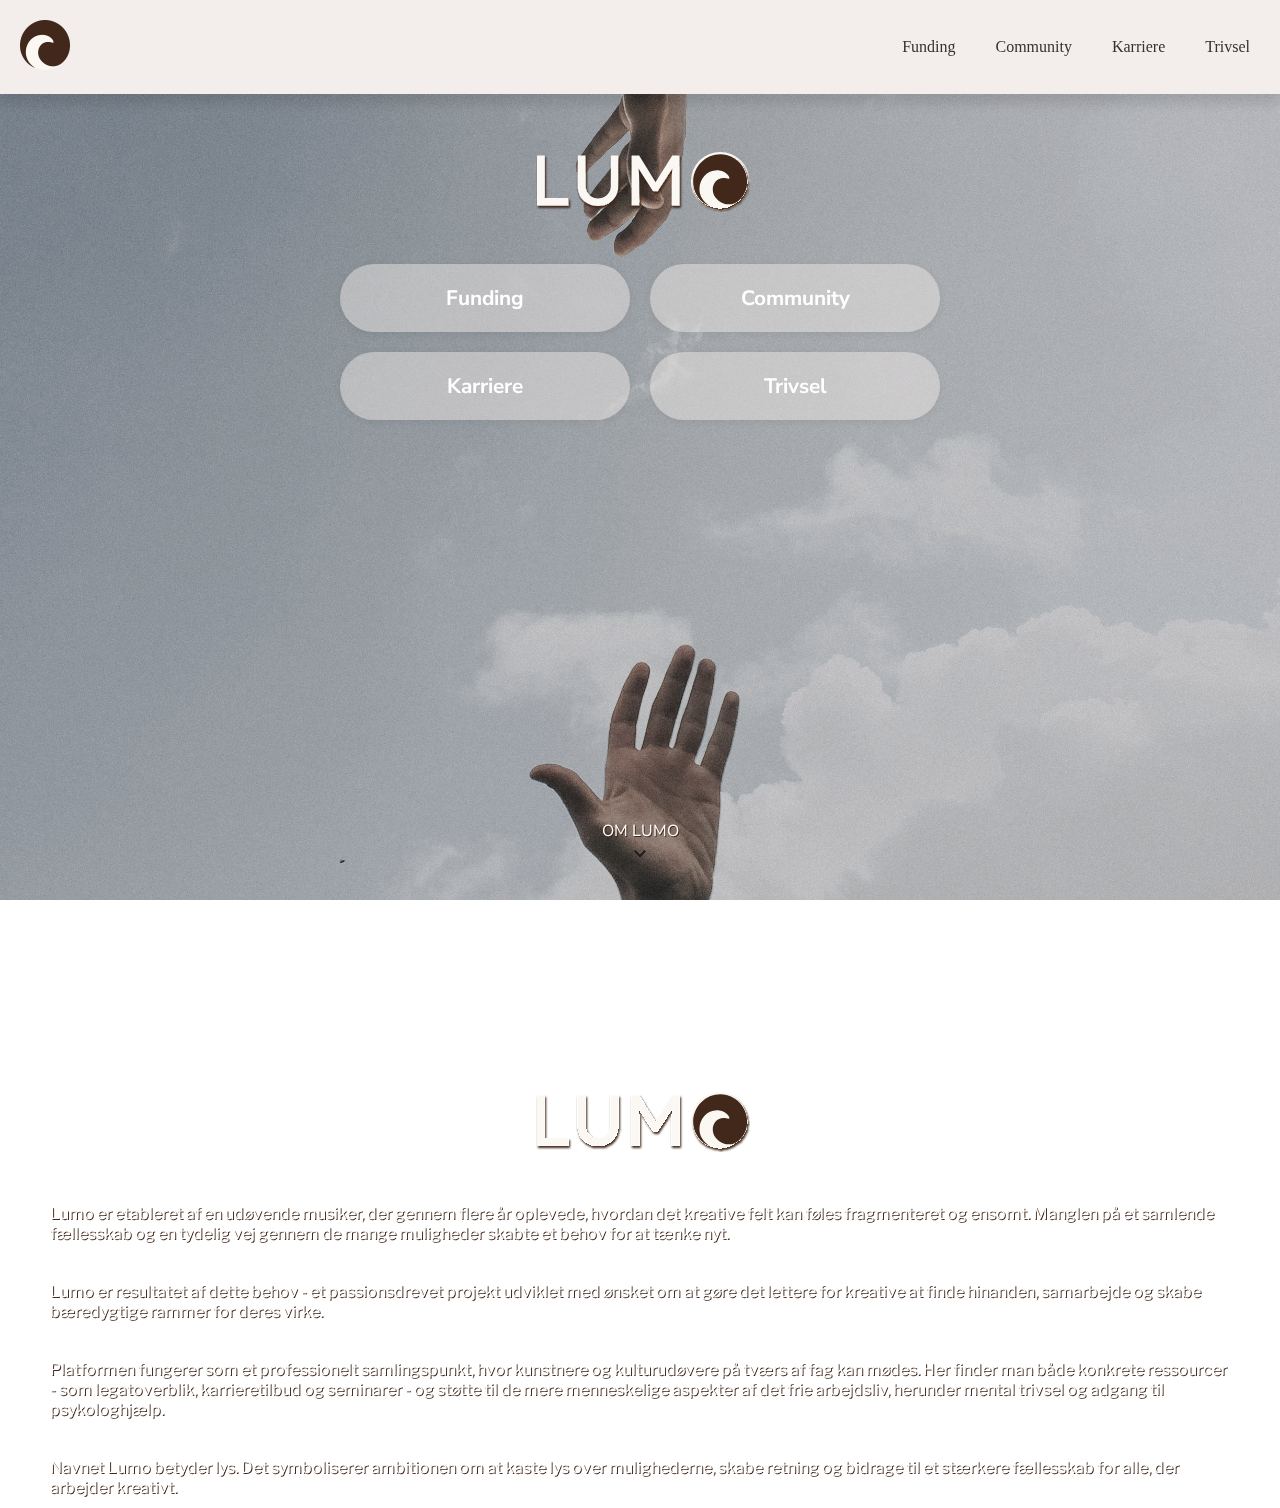
<file: index.html>
<!DOCTYPE html>
<html lang="da">
  <head>
    <meta charset="UTF-8" />
    <meta name="viewport" content="width=device-width, initial-scale=1.0" />
    <title>Lumo</title>
    <meta name="robots" content="noindex" />
    <link rel="stylesheet" href="style.css" />
    <link rel="preconnect" href="https://fonts.googleapis.com" />
    <link rel="preconnect" href="https://fonts.gstatic.com" crossorigin />
    <link
      href="https://fonts.googleapis.com/css2?family=Heebo:wght@100..900&family=Lato:ital,wght@0,100;0,300;0,400;0,700;0,900;1,100;1,300;1,400;1,700;1,900&family=Lexend+Deca:wght@100..900&family=Libre+Franklin:ital,wght@0,100..900;1,100..900&family=Montserrat:ital,wght@0,100..900;1,100..900&family=Nunito+Sans:ital,opsz,wght@0,6..12,200..1000;1,6..12,200..1000&display=swap"
      rel="stylesheet"
    />
    <link
      rel="apple-touch-icon"
      sizes="180x180"
      href="/imgs/favicon_io/apple-touch-icon.png"
    />
    <link
      rel="icon"
      type="image/png"
      sizes="32x32"
      href="/imgs/favicon_io/favicon-32x32.png"
    />
    <link
      rel="icon"
      type="image/png"
      sizes="16x16"
      href="/imgs/favicon_io/favicon-16x16.png"
    />
    <link rel="manifest" href="/imgs/favicon_io/site.webmanifest" />
  </head>
  <body>
    <header>
      <div class="logo">
        <a href="/">
          <img src="imgs/logo.png" alt="Logo" />
        </a>
      </div>
      <nav>
        <ul class="menu">
          <li><a href="funding.html">Funding</a></li>
          <li><a href="community.html">Community</a></li>
          <li><a href="karriere.html">Karriere</a></li>
          <li><a href="trivsel.html">Trivsel</a></li>
        </ul>
        <button class="burger">
          <span class="line"></span>
          <span class="line"></span>
          <span class="line"></span>
        </button>
      </nav>
    </header>
    <main>
      <section class="forside_1">
        <img
          class="baggrundsbilleder"
          src="imgs/baggrunde/forsidearme.jpg"
          alt="forside1"
        />
        <div class="forside_1-2">
          <img
            class="overskriftlogo"
            src="imgs/overskrift/logowebsite.svg"
            alt="logowebsite"
          />
          <div class="forside_1-2-1">
            <a class="frontknap" href="funding.html">Funding</a>
            <a class="frontknap" href="community.html">Community</a>
            <a class="frontknap" href="karriere.html">Karriere</a>
            <a class="frontknap" href="trivsel.html">Trivsel</a>
          </div>
          <p class="scroll">OM LUMO</p>
          <!-- PILEN HERUNDER SKAL GØRES TIL KNAP -->
          <img src="imgs/svg_logo/pil_ned.svg" alt="" />
        </div>
      </section>
      <section class="forside_2">
        <img
          class="overskriftlogo"
          src="imgs/overskrift/logowebsite.svg"
          alt="logowebsite"
        />
        <p class="pforside">
          Lumo er etableret af en udøvende musiker, der gennem flere år
          oplevede, hvordan det kreative felt kan føles fragmenteret og ensomt.
          Manglen på et samlende fællesskab og en tydelig vej gennem de mange
          muligheder skabte et behov for at tænke nyt.
        </p>
        <br />
        <p class="pforside">
          Lumo er resultatet af dette behov - et passionsdrevet projekt udviklet
          med ønsket om at gøre det lettere for kreative at finde hinanden,
          samarbejde og skabe bæredygtige rammer for deres virke.
        </p>
        <br />
        <p class="pforside">
          Platformen fungerer som et professionelt samlingspunkt, hvor kunstnere
          og kulturudøvere på tværs af fag kan mødes. Her finder man både
          konkrete ressourcer - som legatoverblik, karrieretilbud og seminarer -
          og støtte til de mere menneskelige aspekter af det frie arbejdsliv,
          herunder mental trivsel og adgang til psykologhjælp.
        </p>
        <br />
        <p class="pforside">
          Navnet Lumo betyder lys. Det symboliserer ambitionen om at kaste lys
          over mulighederne, skabe retning og bidrage til et stærkere fællesskab
          for alle, der arbejder kreativt.
        </p>
      </section>
    </main>
    <footer></footer>
    <script src="menu.js"></script>
  </body>
</html>
</file>
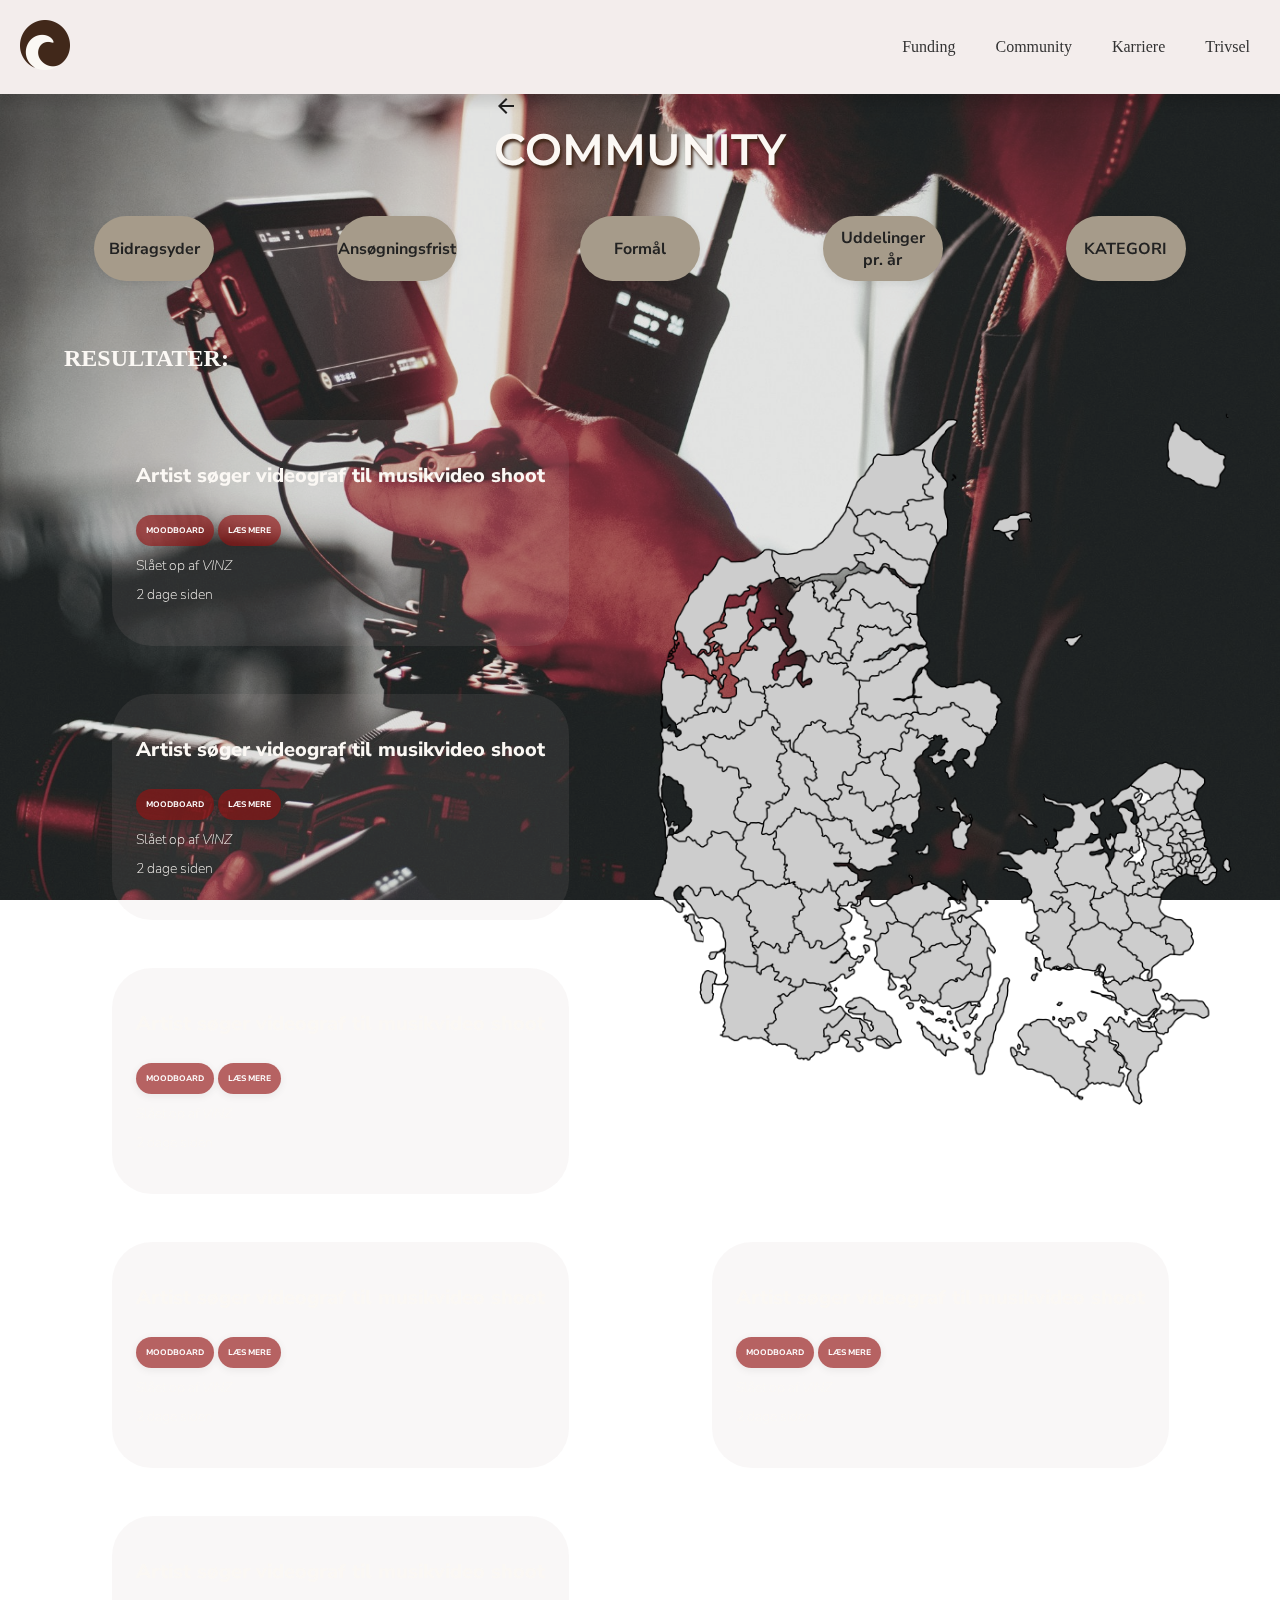
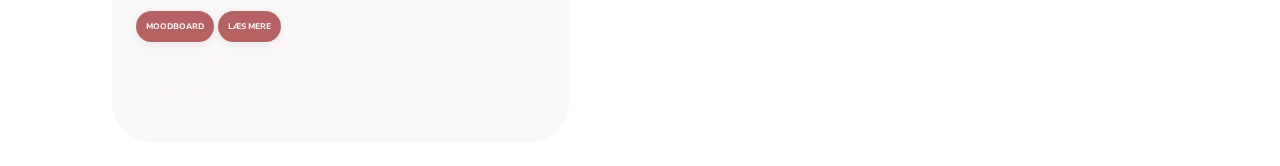
<file: community.html>
<!DOCTYPE html>
<html lang="da">
  <head>
    <meta charset="UTF-8" />
    <meta name="viewport" content="width=device-width, initial-scale=1.0" />
    <title>Lumo</title>
    <meta name="robots" content="noindex" />
    <link rel="stylesheet" href="style.css" />
    <link rel="preconnect" href="https://fonts.googleapis.com" />
    <link rel="preconnect" href="https://fonts.gstatic.com" crossorigin />
    <link
      href="https://fonts.googleapis.com/css2?family=Heebo:wght@100..900&family=Lato:ital,wght@0,100;0,300;0,400;0,700;0,900;1,100;1,300;1,400;1,700;1,900&family=Lexend+Deca:wght@100..900&family=Libre+Franklin:ital,wght@0,100..900;1,100..900&family=Montserrat:ital,wght@0,100..900;1,100..900&family=Nunito+Sans:ital,opsz,wght@0,6..12,200..1000;1,6..12,200..1000&display=swap"
      rel="stylesheet"
    />
    <link
      rel="apple-touch-icon"
      sizes="180x180"
      href="/imgs/favicon_io/apple-touch-icon.png"
    />
    <link
      rel="icon"
      type="image/png"
      sizes="32x32"
      href="/imgs/favicon_io/favicon-32x32.png"
    />
    <link
      rel="icon"
      type="image/png"
      sizes="16x16"
      href="/imgs/favicon_io/favicon-16x16.png"
    />
    <link rel="manifest" href="/imgs/favicon_io/site.webmanifest" />
  </head>
  <body>
    <header>
      <div class="logo">
        <a href="/">
          <img src="imgs/logo.png" alt="Logo" />
        </a>
      </div>
      <nav>
        <ul class="menu">
          <li><a href="funding.html">Funding</a></li>
          <li><a href="community.html">Community</a></li>
          <li><a href="karriere.html">Karriere</a></li>
          <li><a href="trivsel.html">Trivsel</a></li>
        </ul>
        <button class="burger">
          <span class="line"></span>
          <span class="line"></span>
          <span class="line"></span>
        </button>
      </nav>
    </header>
    <main>
      <section class="topsite_1">
        <img
          class="baggrundsbilleder"
          src="imgs/baggrunde/community.jpg"
          alt="community"
        />
        <div class="topsite_1-1">
          <img
            class="piltilbage"
            src="imgs/svg_logo/pil_tilbage.svg"
            alt="piltilbage"
          />
          <h1>COMMUNITY</h1>
        </div>
        <div class="topsite_1-2">
          <p class="søgefelter">Bidragsyder</p>
          <p class="søgefelter">Ansøgningsfrist</p>
          <p class="søgefelter">Formål</p>
          <p class="søgefelter">Uddelinger pr. år</p>
          <p class="søgefelter">KATEGORI</p>
        </div>
      </section>
      <section>
        <h2>RESULTATER:</h2>
        <section class="community_2">
          <img
            class="danmarkskort"
            src="imgs/community/danmarkskort.png"
            alt="danmarkskort"
          />
          <div class="community_2-1">
            <h1 class="h1boks">Artist søger videograf til musikvideo shoot</h1>
            <!-- DE TO HERUNDER SKAL VÆRE KNAPPER -->
            <p class="laesboks">MOODBOARD</p>
            <p class="laesboks">LÆS MERE</p>
            <p class="pboks">Slået op af <em>VINZ</em></p>
            <p class="pboks">2 dage siden</p>
          </div>
          <div class="community_2-1">
            <h1 class="h1boks">Artist søger videograf til musikvideo shoot</h1>
            <!-- DE TO HERUNDER SKAL VÆRE KNAPPER -->
            <p class="laesboks">MOODBOARD</p>
            <p class="laesboks">LÆS MERE</p>
            <p class="pboks">Slået op af <em>VINZ</em></p>
            <p class="pboks">2 dage siden</p>
          </div>
          <div class="community_2-1">
            <h1 class="h1boks">Artist søger videograf til musikvideo shoot</h1>
            <!-- DE TO HERUNDER SKAL VÆRE KNAPPER -->
            <p class="laesboks">MOODBOARD</p>
            <p class="laesboks">LÆS MERE</p>
            <p class="pboks">Slået op af <em>VINZ</em></p>
            <p class="pboks">2 dage siden</p>
          </div>
          <div class="community_2-1">
            <h1 class="h1boks">Artist søger videograf til musikvideo shoot</h1>
            <!-- DE TO HERUNDER SKAL VÆRE KNAPPER -->
            <p class="laesboks">MOODBOARD</p>
            <p class="laesboks">LÆS MERE</p>
            <p class="pboks">Slået op af <em>VINZ</em></p>
            <p class="pboks">2 dage siden</p>
          </div>
          <div class="community_2-1">
            <h1 class="h1boks">Artist søger videograf til musikvideo shoot</h1>
            <!-- DE TO HERUNDER SKAL VÆRE KNAPPER -->
            <p class="laesboks">MOODBOARD</p>
            <p class="laesboks">LÆS MERE</p>
            <p class="pboks">Slået op af <em>VINZ</em></p>
            <p class="pboks">2 dage siden</p>
          </div>
          <div class="community_2-1">
            <h1 class="h1boks">Artist søger videograf til musikvideo shoot</h1>
            <!-- DE TO HERUNDER SKAL VÆRE KNAPPER -->
            <p class="laesboks">MOODBOARD</p>
            <p class="laesboks">LÆS MERE</p>
            <p class="pboks">Slået op af <em>VINZ</em></p>
            <p class="pboks">2 dage siden</p>
          </div>
        </section>
      </section>
    </main>
    <footer></footer>
    <script src="menu.js"></script>
  </body>
</html>
</file>
<file: style.css>
* {
  margin: 0;
  padding: 0;
  box-sizing: border-box;
}

header {
  position: sticky;
  top: 0;
  display: flex;
  justify-content: space-between;
  align-items: center;
  padding: 20px;
  background-color: #f3edec;
  box-shadow: 0 10px 10px rgba(0, 0, 0, 0.1);
}

.logo img {
  width: 50px;
  height: 50px;
}

nav {
  display: flex;
  align-items: center;
}

.menu {
  display: flex;
  list-style: none;
  margin: 0;
  padding: 0;
}

.menu li {
  margin-right: 20px;
}

.menu li:last-child {
  margin-right: 0;
}

.menu a {
  display: block;
  padding: 10px;
  color: #333333;
  text-decoration: none;
  transition: color 0.3s;
  text-align: end;
}

.menu a:hover {
  color: #ff0000;
}

.burger {
  width: 30px;
  height: 20px;
  cursor: pointer;
}

.burger .line {
  display: block;
  width: 100%;
  height: 2px;
  background-color: #333333;
  margin-bottom: 5px;
  transition: 0.2s linear;
}
.burger {
  display: none;
}

@media screen and (max-width: 800px) {
  .menu {
    display: none;
  }
  .burger {
    display: block;
    background-color: transparent;
    border: 0;
  }
  .burger.active .line:nth-child(1) {
    transform: rotate(45deg) translate(5px, 5px);
    transition: 0.2s linear;
  }

  .burger.active .line:nth-child(2) {
    opacity: 0;
    transition: 0.15s linear;
  }

  .burger.active .line:nth-child(3) {
    transform: rotate(-45deg) translate(5px, -5px);
    transition: 0.2s linear;
  }

  nav.active .menu {
    display: block;
    background-color: #ffffff;
    position: absolute;
    top: 94px;
    left: 0;
    width: 100%;
    box-shadow: 0 10px 10px rgba(0, 0, 0, 0.1);
    z-index: 1;
  }

  nav.active .menu li {
    margin: 10px 20px;
  }

  nav.active .menu a {
    font-size: 24px;
  }

  /* MEDIA QUERY TING TIL FORSIDEN/KNAPPERNE/LOGO TIL MOBILSITE */
  .overskriftlogo {
    width: 120px;
    margin-bottom: 20px;
  }

  .frontknap {
    font-size: 1em;
    padding: 12px 0;
    border-radius: 25px;
    max-width: 90vw;
  }

  .forside_1-2-1 {
    gap: 12px;
    max-width: 95vw;
  }
}
/* NYT CSS STYLE STYKKE  */

/* TING DER GÅR IGEN PÅ DE FORSKELLIGE SIDER */

.baggrundsbilleder {
  position: fixed;
  top: 0;
  left: 0;
  width: 100%;
  height: 100%;
  object-fit: cover;
  z-index: 0;
  filter: contrast(0.8) saturate(0.5);
}

h2 {
  color: #fbf8f4;
  position: relative;
  z-index: 1;
  margin: 24px 24px;
}

h1 {
  color: #fbf8f4;
  text-shadow: 2px 3px 3px #41281a;
  font-family: Montserrat;
  font-size: 44px;
  font-style: normal;
  font-weight: 600;
  line-height: normal;
  text-align: center;
}

.h1boks {
  color: #fbf8f4;
  text-shadow: none;
  font-family: "Nunito Sans";
  font-size: 20px;
  font-style: normal;
  font-weight: 800;
  line-height: normal;
  margin: 10px auto;
}

.h2boks {
  margin: 10px auto;
  text-shadow: none;
  font-family: "Nunito Sans";
  font-size: 14px;
  font-style: normal;
  font-weight: 800;
  line-height: normal;
}

.laesboks {
  display: inline-block;
  background: #921212a6; /* rød farve */
  color: #fff; /* hvid tekst */
  border: none;
  border-radius: 20px; /* rundede hjørner */
  padding: 10px 10px; /* plads indeni */
  font-size: 0.5em; /* stor tekst */
  font-weight: bold;
  box-shadow: 0 2px 8px rgba(0, 0, 0, 0.07);
  text-align: center;
  cursor: pointer;
  text-decoration: none;
  margin: 16px 0 0 0;
  transition: background 0.2s;
  font-family: "Nunito Sans";
}

.laesboks:hover {
  background: #8c2e2e; /* mørkere rød ved hover */
}

.pboks {
  color: #fbf8f4;
  margin: 10px auto;
  font-family: "Nunito Sans";
  font-size: 14px;
  font-style: normal;
  font-weight: 200;
  line-height: normal;
}

.overskriftlogo {
  display: block;
  width: 220px;
  align-items: center;
  margin: 0 auto 30px auto;
}

header {
  position: relative;
  z-index: 1;
}

main {
  max-width: 1200px;
  margin: 0 auto;
}

.søgefelter {
  width: 120px;
  height: 65px;
  border-radius: 100px;
  background: #a69b8a; /* light brown fra Figma */
  color: #222; /* sort tekst */
  border: none;
  display: flex;
  align-items: center;
  text-align: center;
  justify-content: center;
  padding: 12px 10px;
  margin: auto;
  white-space: normal;
  cursor: pointer;
  box-shadow: 0 2px 8px rgba(0, 0, 0, 0.07);
  transition: background 0.2s;
  font-family: "Nunito Sans";
  font-weight: bold;
  font-size: 1em;
}

.søgefelter:hover {
  background: #8c7c6b; /* lidt mørkere ved hover */
}

.topsite_1 {
  position: relative;
  width: 100%;
  overflow: hidden;
  display: flex;
  flex-direction: column;
  align-items: center;
}

.topsite_1-1 {
  position: relative;
  z-index: 1;
}

.topsite_1-2 {
  position: relative;
  align-items: center;
  display: grid;
  grid-template-columns: repeat(5, auto); /* 5 knapper i én række */
  gap: 14px; /* afstand mellem knapperne */
  justify-items: auto;
  margin: 40px auto;
  width: 100%;
  z-index: 1;
}

/* FORSIDE */
.forside_1-2-1 {
  display: grid;
  grid-template-columns: 1fr 1fr;
  flex-direction: column;
  gap: 20px;
  width: 100%;
  max-width: 600px;
  margin: 40px auto 400px auto;
  align-items: center;
}

.scroll {
  color: #ffffff;
  text-shadow: 1px 1px 0 #41281a;
  font-family: "Nunito sans";
}

.forside_1 {
  position: relative;
  width: 100%;
  display: flex;
  flex-direction: column;
  align-items: center;
  justify-content: center;
  padding: 40px 0;
  overflow: hidden;
}

.rettelseforside {
  position: relative;
  width: 100%;
  display: flex;
  flex-direction: column;
  align-items: center;
  justify-content: center;
  padding: 40px 0;
  overflow: hidden;
  z-index: 0;
}

.forside_1-2 {
  position: relative;
  z-index: 1;
  width: 90%;
  margin: 0 auto;
  text-align: center;
  height: 100vh;
}

.forside_2 {
  position: relative;
  z-index: 1;
}

.frontknap {
  width: 100%;
  max-width: 600px;
  font-family: "Nunito Sans";
  background: rgba(243, 237, 236, 0.45); /* Button background */
  color: white; /* Text color */
  text-decoration: none; /* Remove underline */
  text-align: center;
  padding: 20px 0;
  border-radius: 40px;
  font-size: 1.3em;
  font-weight: bold;
  box-shadow: 0 2px 8px rgba(0, 0, 0, 0.07); /* Optional shadow */
  border: none;
}

.frontknap:hover {
  background: #a69586;
  color: #fff;
}

.pforside {
  color: #ffffff;
  text-shadow: 1px 1px 0 #41281a;
  font-family: "Libre Franklin";
  font-size: 16px;
  font-style: normal;
  font-weight: 400;
  line-height: 125%;
  margin: 0 auto;
  padding: 10px;
}

/* FUNDING */

.funding_2-1 {
  background-image: url(imgs/baggrunde/koda.jpeg);
  filter: contrast(1) saturate(0.8);
  background-size: cover;
  background-position: center;
  position: relative;
  color: white;
  padding: 32px 24px;
  margin: 24px 24px;
  max-width: 700px;
  box-shadow: 0 4px 16px rgba(0, 0, 0, 0.08);
}

.funding_2-1 img {
  vertical-align: middle;
  margin-right: 8px;
}

@media screen and (max-width: 800px) {
  .topsite_1-2 {
    grid-template-columns: 1fr; /* én kolonne */
    gap: 12px;
    width: 60px;
    margin: 10px;
  }

  .søgefelter {
    text-align: center;
    width: 4;
    height: 50px;
    font-size: 1em;
  }
}

@media screen and (min-width: 800px) {
  .funding_2 {
    display: grid;
    grid-template-columns: repeat(3, 1fr); /* 3 kolonner */
    gap: 32px; /* afstand mellem kortene */
    justify-items: center;
  }
}

/* COMMUNITY */

.community_2-1 {
  position: relative;
  background: rgba(192, 180, 180, 0.1); /* off-white, semi-transparent */
  border-radius: 40px;
  padding: 32px 24px;
  margin: 24px auto;
  max-width: 700px;
  z-index: 1;
}

.danmarkskort {
  position: relative;
  z-index: 1;
  width: 100%;
  margin: 10px auto;
}

@media screen and (min-width: 800px) {
  .community_2 {
    display: grid;
    grid-template-columns: 1fr 1fr;
  }
  .danmarkskort {
    grid-column: 2/3;
    grid-row: 1/4;
  }
}
</file>
